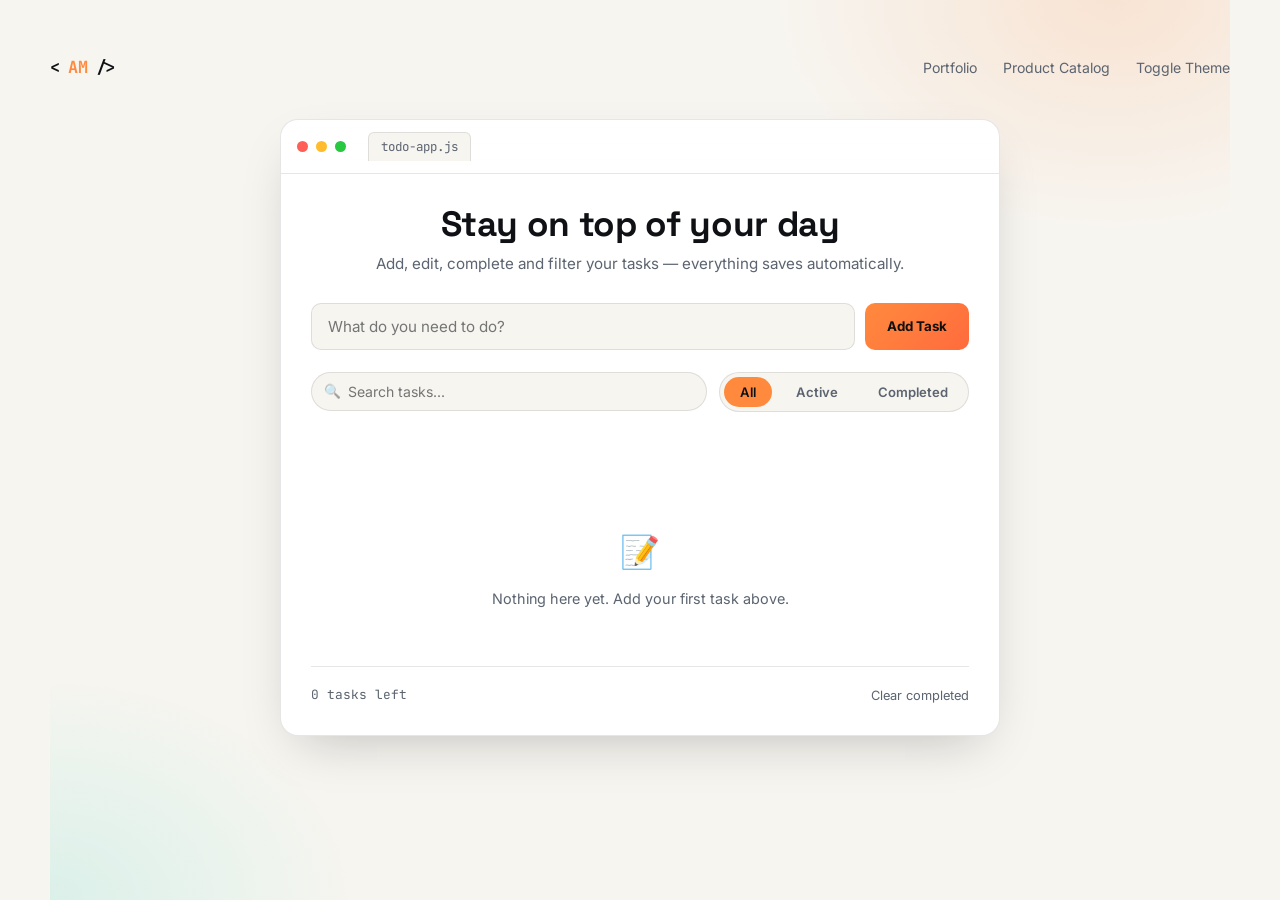
<file: todo.html>
<!DOCTYPE html>
<html lang="en">
<head>
<meta charset="UTF-8">
<meta name="viewport" content="width=device-width, initial-scale=1.0">
<title>To-Do App — Task 4</title>
<link rel="preconnect" href="https://fonts.googleapis.com">
<link href="https://fonts.googleapis.com/css2?family=Space+Grotesk:wght@500;600;700&family=Inter:wght@400;500;600;700&family=JetBrains+Mono:wght@400;500&display=swap" rel="stylesheet">
<link rel="stylesheet" href="style.css">
<link rel="stylesheet" href="todo.css">
</head>
<body data-theme="light">

  <div class="container app-shell">
    <div class="app-topbar">
      <a href="index.html" class="logo">&lt;<span>AM</span>/&gt;</a>
      <nav>
        <a href="index.html">Portfolio</a>
        <a href="products.html">Product Catalog</a>
        <a href="#" id="themeToggleTodo">Toggle Theme</a>
      </nav>
    </div>

    <div class="todo-card chrome reveal is-visible">
      <div class="chrome__bar">
        <span class="chrome__dot"></span><span class="chrome__dot"></span><span class="chrome__dot"></span>
        <span class="chrome__tab">todo-app.js</span>
      </div>
      <div class="chrome__body">

        <div class="todo-header">
          <h1>Stay on top of your day</h1>
          <p>Add, edit, complete and filter your tasks — everything saves automatically.</p>
        </div>

        <form class="todo-add" id="todoForm">
          <input type="text" id="todoInput" placeholder="What do you need to do?" autocomplete="off" required maxlength="120">
          <button type="submit">Add Task</button>
        </form>

        <div class="todo-toolbar">
          <div class="todo-search">
            <span class="ico">🔍</span>
            <input type="text" id="todoSearch" placeholder="Search tasks...">
          </div>
          <div class="todo-filters" id="todoFilters">
            <button data-filter="all" class="active">All</button>
            <button data-filter="active">Active</button>
            <button data-filter="completed">Completed</button>
          </div>
        </div>

        <ul class="todo-list" id="todoList"></ul>
        <div class="todo-empty" id="todoEmpty" hidden>
          <span class="big">📝</span>
          Nothing here yet. Add your first task above.
        </div>

        <div class="todo-footer">
          <span id="todoCounter">0 tasks left</span>
          <button id="clearCompleted">Clear completed</button>
        </div>

      </div>
    </div>
  </div>

  <button class="to-top" id="toTop" aria-label="Scroll to top">↑</button>

  <script src="todo.js"></script>
</body>
</html>
</file>
<file: style.css>
/* =========================================================
   TASK 4 — PERSONAL PORTFOLIO
   Design language: "Editor Chrome" — a frontend dev's own
   browser-tab / code-editor frame, used as the signature motif
   around the hero and project cards.
   ========================================================= */

/* ---------- 1. DESIGN TOKENS ---------- */
:root{
  /* Core palette */
  --ink:#0F1115;
  --ink-soft:#161922;
  --paper:#F7F5F0;
  --paper-soft:#FFFFFF;
  --amber:#FF8A3D;
  --amber-soft:#FFD8B8;
  --teal:#2DD4BF;
  --slate:#5B6470;
  --line-dark:rgba(255,255,255,.10);
  --line-light:rgba(15,17,21,.10);

  /* Theme-aware tokens (overridden by [data-theme="dark"]) */
  --bg:var(--paper);
  --bg-elevated:var(--paper-soft);
  --bg-glass:rgba(255,255,255,.55);
  --text:var(--ink);
  --text-muted:var(--slate);
  --border:var(--line-light);
  --accent:var(--amber);
  --accent-2:var(--teal);
  --shadow:0 20px 50px -20px rgba(15,17,21,.25);

  /* Type */
  --font-display:'Space Grotesk', sans-serif;
  --font-body:'Inter', sans-serif;
  --font-mono:'JetBrains Mono', monospace;

  /* Layout */
  --maxw:1180px;
  --radius:18px;
  --radius-sm:10px;
  --nav-h:74px;
  --ease:cubic-bezier(.22,1,.36,1);
}

[data-theme="dark"]{
  --bg:var(--ink);
  --bg-elevated:var(--ink-soft);
  --bg-glass:rgba(22,25,34,.55);
  --text:#F2F1ED;
  --text-muted:#9AA1AE;
  --border:var(--line-dark);
  --shadow:0 20px 60px -20px rgba(0,0,0,.6);
}

/* ---------- 2. RESET ---------- */
*,*::before,*::after{box-sizing:border-box;margin:0;padding:0;}
html{scroll-behavior:smooth;}
body{
  font-family:var(--font-body);
  background:var(--bg);
  color:var(--text);
  line-height:1.6;
  transition:background .4s var(--ease), color .4s var(--ease);
  overflow-x:hidden;
}
img{max-width:100%;display:block;}
a{color:inherit;text-decoration:none;}
ul{list-style:none;}
button{font-family:inherit;cursor:pointer;border:none;background:none;color:inherit;}
input,textarea,select{font-family:inherit;color:inherit;}
h1,h2,h3,h4{font-family:var(--font-display);line-height:1.15;letter-spacing:-.01em;}
::selection{background:var(--accent);color:var(--ink);}

/* Custom scrollbar */
::-webkit-scrollbar{width:10px;}
::-webkit-scrollbar-track{background:transparent;}
::-webkit-scrollbar-thumb{background:var(--accent);border-radius:10px;}
html{scrollbar-color:var(--accent) transparent;}

.container{max-width:var(--maxw);margin:0 auto;padding:0 24px;}
.eyebrow{
  font-family:var(--font-mono);
  font-size:.78rem;
  letter-spacing:.12em;
  text-transform:uppercase;
  color:var(--accent);
  display:inline-flex;align-items:center;gap:8px;
  margin-bottom:14px;
}
.eyebrow::before{content:"//";color:var(--text-muted);}
.section-head{max-width:640px;margin-bottom:48px;}
.section-head h2{font-size:clamp(1.8rem,3.6vw,2.6rem);margin-bottom:12px;}
.section-head p{color:var(--text-muted);font-size:1.02rem;}
section{padding:110px 0;position:relative;}

/* Reveal-on-scroll */
.reveal{opacity:0;transform:translateY(28px);transition:opacity .7s var(--ease),transform .7s var(--ease);}
.reveal.is-visible{opacity:1;transform:translateY(0);}

/* ---------- 3. EDITOR-CHROME SIGNATURE FRAME ---------- */
.chrome{
  background:var(--bg-elevated);
  border:1px solid var(--border);
  border-radius:var(--radius);
  box-shadow:var(--shadow);
  overflow:hidden;
}
.chrome__bar{
  display:flex;align-items:center;gap:8px;
  padding:12px 16px;
  background:linear-gradient(180deg,rgba(255,255,255,.04),transparent);
  border-bottom:1px solid var(--border);
}
.chrome__dot{width:11px;height:11px;border-radius:50%;}
.chrome__dot:nth-child(1){background:#FF5F57;}
.chrome__dot:nth-child(2){background:#FEBC2E;}
.chrome__dot:nth-child(3){background:#28C840;}
.chrome__tab{
  margin-left:14px;
  font-family:var(--font-mono);
  font-size:.78rem;
  color:var(--text-muted);
  background:var(--bg);
  padding:4px 12px;
  border-radius:6px 6px 0 0;
  border:1px solid var(--border);
  border-bottom:none;
}

/* ---------- 4. NAVBAR ---------- */
.navbar{
  position:fixed;top:0;left:0;right:0;z-index:1000;
  height:var(--nav-h);
  display:flex;align-items:center;
  background:var(--bg-glass);
  backdrop-filter:blur(16px) saturate(140%);
  border-bottom:1px solid var(--border);
  transition:background .4s var(--ease);
}
.nav-inner{display:flex;align-items:center;justify-content:space-between;width:100%;}
.logo{
  font-family:var(--font-mono);
  font-weight:700;font-size:1.05rem;
  display:flex;align-items:center;gap:8px;
}
.logo span{color:var(--accent);}
.nav-links{display:flex;align-items:center;gap:34px;}
.nav-links a{
  font-size:.92rem;font-weight:500;color:var(--text-muted);
  position:relative;padding:6px 0;transition:color .25s;
}
.nav-links a::after{
  content:"";position:absolute;left:0;bottom:0;height:2px;width:0;
  background:var(--accent);transition:width .3s var(--ease);
}
.nav-links a:hover,.nav-links a.active{color:var(--text);}
.nav-links a:hover::after,.nav-links a.active::after{width:100%;}

.nav-actions{display:flex;align-items:center;gap:14px;}
.theme-toggle{
  width:42px;height:42px;border-radius:50%;
  display:flex;align-items:center;justify-content:center;
  border:1px solid var(--border);background:var(--bg-elevated);
  transition:transform .3s var(--ease),background .3s;
}
.theme-toggle:hover{transform:rotate(20deg) scale(1.05);}
.theme-toggle svg{width:18px;height:18px;}
.theme-toggle .sun{display:none;}
[data-theme="dark"] .theme-toggle .moon{display:none;}
[data-theme="dark"] .theme-toggle .sun{display:block;}

.btn{
  display:inline-flex;align-items:center;justify-content:center;gap:8px;
  padding:12px 24px;border-radius:999px;font-weight:600;font-size:.92rem;
  transition:transform .3s var(--ease),box-shadow .3s var(--ease);
}
.btn-primary{
  background:linear-gradient(135deg,var(--amber),#ff6b3d);
  color:#10100E;box-shadow:0 10px 26px -8px rgba(255,138,61,.55);
}
.btn-primary:hover{transform:translateY(-3px);box-shadow:0 16px 32px -8px rgba(255,138,61,.65);}
.btn-outline{border:1px solid var(--border);color:var(--text);}
.btn-outline:hover{border-color:var(--accent);color:var(--accent);transform:translateY(-3px);}

.hamburger{display:none;width:30px;height:22px;position:relative;}
.hamburger span{
  position:absolute;left:0;width:100%;height:2px;background:var(--text);
  transition:.3s var(--ease);
}
.hamburger span:nth-child(1){top:0;}
.hamburger span:nth-child(2){top:10px;}
.hamburger span:nth-child(3){top:20px;}
.hamburger.open span:nth-child(1){transform:translateY(10px) rotate(45deg);}
.hamburger.open span:nth-child(2){opacity:0;}
.hamburger.open span:nth-child(3){transform:translateY(-10px) rotate(-45deg);}

/* ---------- 5. HERO ---------- */
.hero{
  min-height:100vh;
  display:flex;align-items:center;
  padding-top:var(--nav-h);
  position:relative;
  background:
    radial-gradient(620px 420px at 85% 10%, rgba(255,138,61,.18), transparent 60%),
    radial-gradient(520px 420px at 5% 95%, rgba(45,212,191,.14), transparent 60%);
}
.hero-grid{display:grid;grid-template-columns:1.1fr .9fr;gap:60px;align-items:center;}
.hero-kicker{font-family:var(--font-mono);color:var(--accent);font-size:.85rem;letter-spacing:.1em;text-transform:uppercase;margin-bottom:18px;display:block;}
.hero h1{font-size:clamp(2.4rem,5.2vw,4rem);margin-bottom:18px;}
.hero h1 .stroke{
  -webkit-text-stroke:1.5px var(--text);color:transparent;
}
.hero h1 .grad{
  background:linear-gradient(135deg,var(--amber),var(--teal));
  -webkit-background-clip:text;background-clip:text;color:transparent;
}
.hero p.lead{font-size:1.12rem;color:var(--text-muted);max-width:520px;margin-bottom:32px;}
.hero-cta{display:flex;gap:16px;margin-bottom:42px;flex-wrap:wrap;}
.hero-stats{display:flex;gap:38px;}
.hero-stats div b{font-family:var(--font-display);font-size:1.6rem;display:block;}
.hero-stats div span{font-size:.82rem;color:var(--text-muted);}

.hero-card .chrome__body{padding:22px;font-family:var(--font-mono);font-size:.88rem;}
.code-line{white-space:pre;color:var(--text-muted);}
.code-line .k{color:#C586C0;}
.code-line .f{color:var(--teal);}
.code-line .s{color:var(--amber);}
.code-line .c{color:#6A9955;}
.typed-cursor{display:inline-block;width:8px;background:var(--accent);animation:blink 1s steps(2) infinite;}
@keyframes blink{50%{opacity:0;}}

.scroll-cue{
  position:absolute;bottom:34px;left:50%;transform:translateX(-50%);
  display:flex;flex-direction:column;align-items:center;gap:8px;
  font-family:var(--font-mono);font-size:.72rem;color:var(--text-muted);
}
.scroll-cue .line{width:1px;height:34px;background:var(--text-muted);overflow:hidden;position:relative;}
.scroll-cue .line::after{
  content:"";position:absolute;top:-100%;left:0;width:100%;height:100%;
  background:var(--accent);animation:scrollDown 1.6s var(--ease) infinite;
}
@keyframes scrollDown{50%{top:100%;}100%{top:100%;}}

/* ---------- 6. ABOUT ---------- */
.about-grid{display:grid;grid-template-columns:.85fr 1.15fr;gap:60px;align-items:center;}
.about-photo{aspect-ratio:1/1;border-radius:var(--radius);overflow:hidden;border:1px solid var(--border);position:relative;}
.about-photo img{width:100%;height:100%;object-fit:cover;}
.about-photo::after{
  content:"";position:absolute;inset:0;
  background:linear-gradient(160deg,transparent 50%,rgba(255,138,61,.25));
}
.about-text p{color:var(--text-muted);margin-bottom:16px;}
.about-list{display:grid;grid-template-columns:1fr 1fr;gap:14px;margin-top:26px;}
.about-list li{
  font-family:var(--font-mono);font-size:.86rem;
  display:flex;align-items:center;gap:10px;color:var(--text-muted);
}
.about-list li::before{content:"▸";color:var(--accent);}

/* ---------- 7. SKILLS ---------- */
.skills-grid{display:grid;grid-template-columns:repeat(auto-fit,minmax(220px,1fr));gap:22px;}
.skill-card{
  background:var(--bg-elevated);border:1px solid var(--border);border-radius:var(--radius);
  padding:26px;transition:transform .35s var(--ease),border-color .35s;
}
.skill-card:hover{transform:translateY(-8px);border-color:var(--accent);}
.skill-card .icon{font-size:1.6rem;margin-bottom:14px;}
.skill-card h4{font-size:1.05rem;margin-bottom:10px;}
.skill-bar{height:6px;border-radius:6px;background:var(--border);overflow:hidden;margin-top:14px;}
.skill-bar i{
  display:block;height:100%;border-radius:6px;
  background:linear-gradient(90deg,var(--amber),var(--teal));
  width:0;transition:width 1.2s var(--ease);
}
.skill-card.is-visible .skill-bar i{width:var(--lvl);}
.skill-card .lvl-label{font-family:var(--font-mono);font-size:.74rem;color:var(--text-muted);margin-top:6px;display:block;}

/* ---------- 8. PROJECTS ---------- */
.projects-grid{display:grid;grid-template-columns:repeat(auto-fit,minmax(300px,1fr));gap:26px;}
.project-card{display:flex;flex-direction:column;transition:transform .35s var(--ease);}
.project-card:hover{transform:translateY(-8px);}
.project-card .chrome__body{padding:0;}
.project-thumb{
  height:180px;display:flex;align-items:center;justify-content:center;
  font-family:var(--font-mono);font-size:.85rem;color:var(--text-muted);
  background:linear-gradient(135deg,rgba(255,138,61,.14),rgba(45,212,191,.12));
  position:relative;overflow:hidden;
}
.project-thumb b{font-family:var(--font-display);font-size:1.3rem;color:var(--text);}
.project-info{padding:22px;}
.project-info p{color:var(--text-muted);font-size:.92rem;margin:10px 0 16px;}
.tag-row{display:flex;gap:8px;flex-wrap:wrap;margin-bottom:14px;}
.tag{
  font-family:var(--font-mono);font-size:.72rem;padding:4px 10px;border-radius:6px;
  background:var(--bg);border:1px solid var(--border);color:var(--text-muted);
}
.project-links{display:flex;gap:18px;}
.project-links a{font-size:.85rem;font-weight:600;color:var(--accent);display:flex;align-items:center;gap:6px;}
.project-links a:hover{text-decoration:underline;}

/* ---------- 9. EDUCATION ---------- */
.timeline{position:relative;padding-left:34px;border-left:2px solid var(--border);}
.timeline-item{position:relative;padding-bottom:42px;}
.timeline-item:last-child{padding-bottom:0;}
.timeline-item::before{
  content:"";position:absolute;left:-41px;top:2px;width:16px;height:16px;border-radius:50%;
  background:var(--bg);border:3px solid var(--accent);
}
.timeline-item .date{font-family:var(--font-mono);font-size:.78rem;color:var(--accent);}
.timeline-item h4{margin:6px 0 4px;font-size:1.08rem;}
.timeline-item .org{color:var(--text-muted);font-size:.9rem;margin-bottom:8px;}
.timeline-item p{color:var(--text-muted);font-size:.92rem;}

/* ---------- 10. CONTACT ---------- */
.contact-grid{display:grid;grid-template-columns:.8fr 1.2fr;gap:50px;}
.contact-info .info-row{display:flex;align-items:center;gap:14px;margin-bottom:22px;}
.info-row .ico{
  width:42px;height:42px;border-radius:50%;background:var(--bg-elevated);
  border:1px solid var(--border);display:flex;align-items:center;justify-content:center;flex-shrink:0;
}
.info-row span{color:var(--text-muted);font-size:.92rem;}
.social-row{display:flex;gap:12px;margin-top:26px;}
.social-row a{
  width:42px;height:42px;border-radius:50%;border:1px solid var(--border);
  display:flex;align-items:center;justify-content:center;transition:.3s var(--ease);
}
.social-row a:hover{background:var(--accent);color:var(--ink);transform:translateY(-4px);border-color:transparent;}

.form-grid{display:grid;grid-template-columns:1fr 1fr;gap:18px;}
.form-grid .full{grid-column:1/-1;}
.field{display:flex;flex-direction:column;gap:8px;}
.field label{font-size:.82rem;color:var(--text-muted);font-family:var(--font-mono);}
.field input,.field textarea{
  background:var(--bg-elevated);border:1px solid var(--border);border-radius:var(--radius-sm);
  padding:13px 16px;font-size:.94rem;transition:border-color .25s,box-shadow .25s;
}
.field input:focus,.field textarea:focus{
  outline:none;border-color:var(--accent);box-shadow:0 0 0 4px rgba(255,138,61,.15);
}
.field textarea{resize:vertical;min-height:120px;}
.form-status{margin-top:14px;font-family:var(--font-mono);font-size:.85rem;color:var(--teal);min-height:20px;}

/* ---------- 11. FOOTER ---------- */
.footer{
  border-top:1px solid var(--border);padding:42px 0;
  display:flex;align-items:center;justify-content:space-between;flex-wrap:wrap;gap:14px;
}
.footer p{color:var(--text-muted);font-size:.86rem;}
.footer .links{display:flex;gap:22px;}
.footer .links a{color:var(--text-muted);font-size:.86rem;transition:color .25s;}
.footer .links a:hover{color:var(--accent);}

/* ---------- 12. SCROLL-TO-TOP ---------- */
.to-top{
  position:fixed;right:26px;bottom:26px;z-index:900;
  width:48px;height:48px;border-radius:50%;
  background:var(--accent);color:var(--ink);
  display:flex;align-items:center;justify-content:center;
  box-shadow:0 12px 30px -8px rgba(255,138,61,.6);
  opacity:0;transform:translateY(20px) scale(.8);pointer-events:none;
  transition:opacity .35s var(--ease),transform .35s var(--ease);
}
.to-top.show{opacity:1;transform:translateY(0) scale(1);pointer-events:auto;}
.to-top:hover{transform:translateY(-4px) scale(1.05);}

/* ---------- 13. APP-SWITCH NOTICE BANNER (links between the 3 builds) ---------- */
.app-banner{
  background:var(--bg-elevated);border-bottom:1px solid var(--border);
  text-align:center;padding:10px 16px;font-size:.85rem;color:var(--text-muted);
}
.app-banner a{color:var(--accent);font-weight:600;}

/* ---------- 14. RESPONSIVE ---------- */
@media (max-width:980px){
  .hero-grid,.about-grid,.contact-grid{grid-template-columns:1fr;}
  .hero-grid{gap:50px;}
  .about-photo{max-width:340px;margin:0 auto;}
}
@media (max-width:760px){
  .nav-links{
    position:fixed;top:var(--nav-h);left:0;right:0;
    background:var(--bg);border-bottom:1px solid var(--border);
    flex-direction:column;align-items:flex-start;padding:22px 24px;gap:20px;
    transform:translateY(-110%);opacity:0;transition:.35s var(--ease);
  }
  .nav-links.open{transform:translateY(0);opacity:1;}
  .hamburger{display:block;}
  .nav-links a::after{display:none;}
  section{padding:80px 0;}
  .form-grid{grid-template-columns:1fr;}
  .hero-stats{gap:24px;flex-wrap:wrap;}
}
@media (max-width:480px){
  .about-list{grid-template-columns:1fr;}
  .hero-cta{flex-direction:column;align-items:stretch;}
}

/* Reduced motion */
@media (prefers-reduced-motion: reduce){
  *{animation-duration:.01ms !important;animation-iteration-count:1 !important;transition-duration:.01ms !important;scroll-behavior:auto !important;}
}

/* Keyboard focus visibility */
a:focus-visible,button:focus-visible,input:focus-visible,textarea:focus-visible{
  outline:2px solid var(--accent);outline-offset:3px;
}
</file>
<file: todo.css>
/* =========================================================
   TASK 4 — TO-DO APPLICATION — todo.css
   Reuses tokens from style.css (import it in the HTML before this file)
   ========================================================= */

.app-shell{
  min-height:100vh;
  padding:54px 0 70px;
  background:
    radial-gradient(560px 380px at 90% 0%, rgba(255,138,61,.16), transparent 60%),
    radial-gradient(520px 380px at 0% 100%, rgba(45,212,191,.14), transparent 60%);
}
.app-topbar{display:flex;align-items:center;justify-content:space-between;margin-bottom:38px;}
.app-topbar .logo{font-family:var(--font-mono);font-weight:700;}
.app-topbar .logo span{color:var(--accent);}
.app-topbar nav a{font-size:.88rem;color:var(--text-muted);margin-left:22px;}
.app-topbar nav a:hover{color:var(--accent);}

.todo-card{max-width:720px;margin:0 auto;}
.todo-card .chrome__body{padding:30px;}

.todo-header{text-align:center;margin-bottom:26px;}
.todo-header h1{font-size:clamp(1.7rem,4vw,2.2rem);margin-bottom:8px;}
.todo-header p{color:var(--text-muted);font-size:.95rem;}

/* Add-task row */
.todo-add{display:flex;gap:10px;margin-bottom:22px;}
.todo-add input{
  flex:1;background:var(--bg);border:1px solid var(--border);border-radius:var(--radius-sm);
  padding:13px 16px;font-size:.95rem;transition:border-color .25s, box-shadow .25s;
}
.todo-add input:focus{outline:none;border-color:var(--accent);box-shadow:0 0 0 4px rgba(255,138,61,.15);}
.todo-add button{
  background:linear-gradient(135deg,var(--amber),#ff6b3d);color:#10100E;font-weight:700;
  padding:0 22px;border-radius:var(--radius-sm);transition:transform .25s var(--ease);
}
.todo-add button:hover{transform:translateY(-2px);}

/* Toolbar: search + filters */
.todo-toolbar{display:flex;flex-wrap:wrap;gap:12px;align-items:center;justify-content:space-between;margin-bottom:18px;}
.todo-search{position:relative;flex:1;min-width:180px;}
.todo-search input{
  width:100%;padding:10px 14px 10px 36px;border-radius:999px;border:1px solid var(--border);
  background:var(--bg);font-size:.88rem;
}
.todo-search input:focus{outline:none;border-color:var(--accent);}
.todo-search .ico{position:absolute;left:13px;top:50%;transform:translateY(-50%);opacity:.6;font-size:.85rem;}

.todo-filters{display:flex;gap:8px;background:var(--bg);border:1px solid var(--border);border-radius:999px;padding:4px;}
.todo-filters button{
  padding:7px 16px;border-radius:999px;font-size:.82rem;font-weight:600;color:var(--text-muted);
  transition:.25s var(--ease);
}
.todo-filters button.active{background:var(--accent);color:var(--ink);}

/* List */
.todo-list{display:flex;flex-direction:column;gap:10px;min-height:60px;}
.todo-item{
  display:flex;align-items:center;gap:12px;
  background:var(--bg);border:1px solid var(--border);border-radius:var(--radius-sm);
  padding:14px 16px;animation:itemIn .35s var(--ease);
  transition:transform .25s var(--ease), box-shadow .25s var(--ease), opacity .25s;
}
.todo-item:hover{transform:translateX(4px);box-shadow:0 8px 20px -10px rgba(0,0,0,.25);}
.todo-item.removing{opacity:0;transform:translateX(30px) scale(.96);}
@keyframes itemIn{from{opacity:0;transform:translateY(-8px);}to{opacity:1;transform:translateY(0);}}

.todo-check{
  width:22px;height:22px;border-radius:50%;border:2px solid var(--border);flex-shrink:0;
  display:flex;align-items:center;justify-content:center;transition:.25s var(--ease);
}
.todo-check:hover{border-color:var(--accent);}
.todo-item.completed .todo-check{background:var(--teal);border-color:var(--teal);color:#08221d;}

.todo-text{flex:1;font-size:.95rem;word-break:break-word;}
.todo-item.completed .todo-text{color:var(--text-muted);text-decoration:line-through;}

.todo-edit-input{
  flex:1;background:transparent;border:1px solid var(--accent);border-radius:6px;
  padding:6px 10px;font-size:.95rem;
}

.todo-actions{display:flex;gap:6px;flex-shrink:0;}
.todo-actions button{
  width:32px;height:32px;border-radius:8px;display:flex;align-items:center;justify-content:center;
  font-size:.85rem;color:var(--text-muted);transition:.25s var(--ease);
}
.todo-actions button:hover{background:var(--bg-elevated);color:var(--text);}
.todo-actions .delete-btn:hover{color:#FF5F57;}
.todo-actions .save-btn{color:var(--teal);display:none;}
.todo-item.editing .edit-btn{display:none;}
.todo-item.editing .save-btn{display:flex;}

.todo-empty{text-align:center;padding:36px 0;color:var(--text-muted);font-size:.9rem;}
.todo-empty .big{font-size:2rem;display:block;margin-bottom:10px;}

.todo-footer{display:flex;align-items:center;justify-content:space-between;margin-top:20px;padding-top:18px;border-top:1px solid var(--border);}
.todo-footer span{font-family:var(--font-mono);font-size:.8rem;color:var(--text-muted);}
.todo-footer button{font-size:.8rem;color:var(--text-muted);}
.todo-footer button:hover{color:#FF5F57;}

@media (max-width:560px){
  .todo-toolbar{flex-direction:column;align-items:stretch;}
  .todo-filters{justify-content:space-between;}
  .app-topbar nav a{margin-left:14px;}
}
</file>
